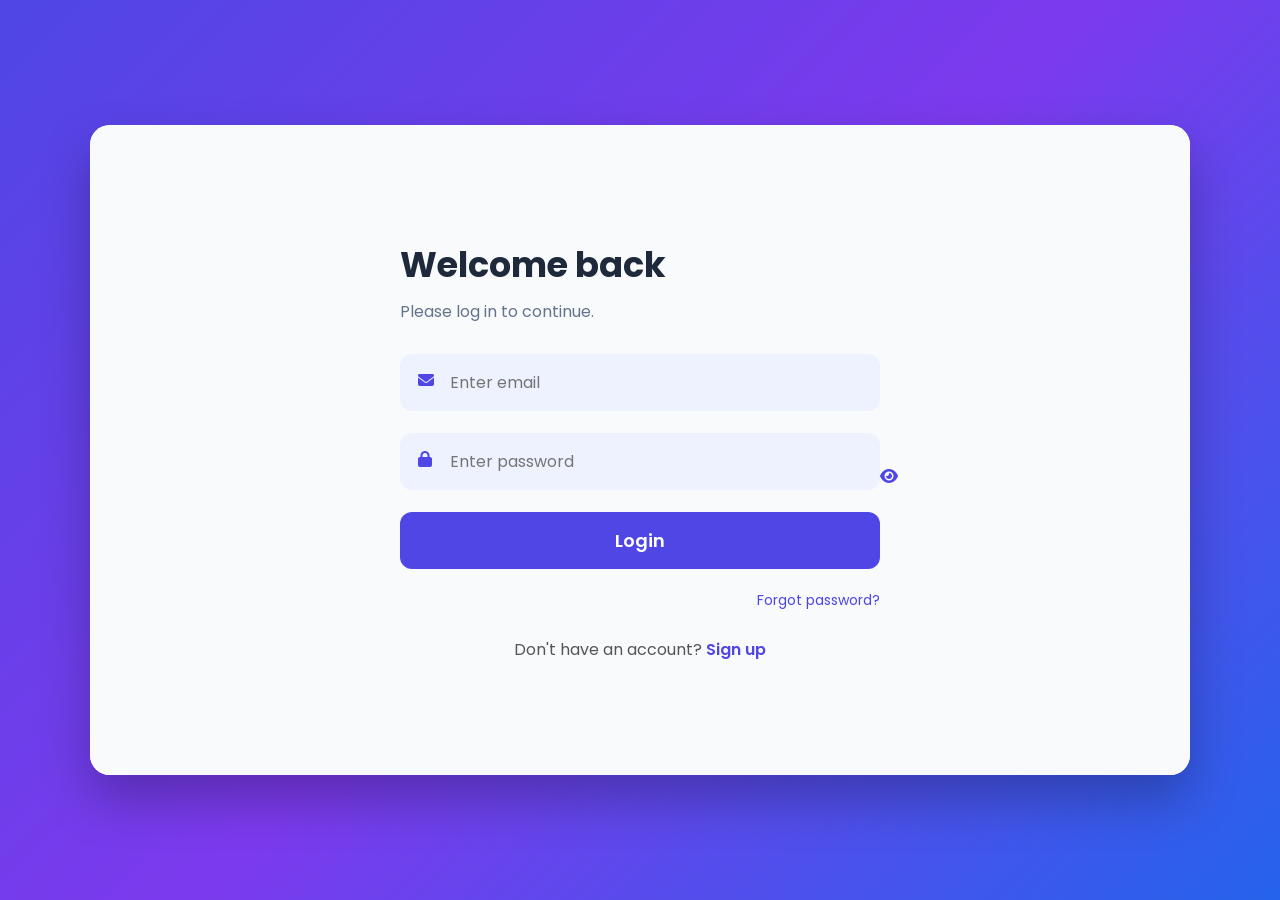
<file: index.html>
<!DOCTYPE html>
<html lang="en">
<head>
  <meta charset="UTF-8">
  <meta name="viewport" content="width=device-width, initial-scale=1.0">
  <title>Student Management System | Login</title>
  <link href="https://fonts.googleapis.com/css2?family=Poppins:wght@300;400;500;600;700&display=swap" rel="stylesheet">
  <link rel="stylesheet" href="https://cdnjs.cloudflare.com/ajax/libs/font-awesome/6.6.0/css/all.min.css">
  <link rel="stylesheet" href="css/style.css">
</head>
<body>
  <div class="container">
    <div class="right-panel">
      <form id="loginForm">
        <h2>Welcome back</h2>
        <p>Please log in to continue.</p>
        <div class="input-box"><i class="fas fa-envelope"></i><input type="email" id="email" placeholder="Enter email" required></div>
        <div class="input-box"><i class="fas fa-lock"></i><input type="password" id="password" placeholder="Enter password" required><span id="togglePassword"><i class="fas fa-eye"></i></span></div>
        <button type="submit" class="login-btn">Login</button>
        <div class="links"><a href="#">Forgot password?</a></div>
        <div class="signup-text">Don't have an account? <a href="signup.html">Sign up</a></div>
      </form>
    </div>
  </div>
  <script src="js/auth.js"></script>
</body>
</html>
</file>
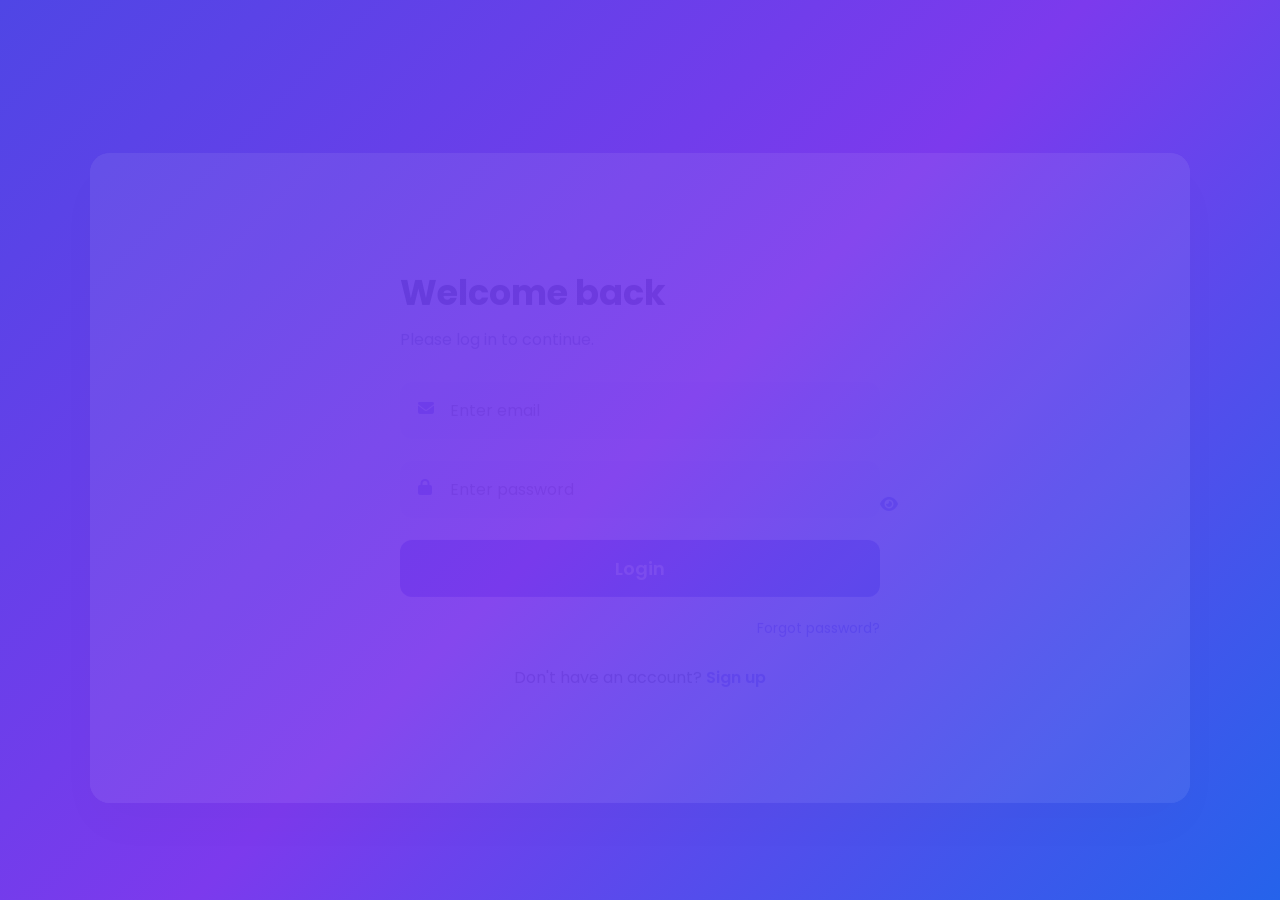
<file: admin.html>
<!DOCTYPE html>
<html lang="en">
<head>
  <meta charset="UTF-8">
  <meta name="viewport" content="width=device-width, initial-scale=1.0">
  <title>Admin Dashboard | Student Management</title>
  <link rel="preconnect" href="https://fonts.googleapis.com">
  <link rel="preconnect" href="https://fonts.gstatic.com" crossorigin>
  <link href="https://fonts.googleapis.com/css2?family=Poppins:wght@400;500;600;700&display=swap" rel="stylesheet">
  <link rel="stylesheet" href="https://cdnjs.cloudflare.com/ajax/libs/font-awesome/6.6.0/css/all.min.css">
  <link rel="stylesheet" href="css/style.css">
</head>
<body class="dashboard-page" onload="checkAdmin(); loadStudents();">
  <div class="dashboard">
    <aside class="sidebar" aria-label="Admin navigation">
      <a class="brand" href="admin.html" aria-label="Student management home">
        <span class="brand-icon"><i class="fa-solid fa-graduation-cap"></i></span>
        <span>Student<span>Hub</span></span>
      </a>
      <div class="sidebar-user"><span class="avatar" id="adminSidebarAvatar">A</span><div><strong>Administrator</strong><small>Management portal</small></div></div>
      <p class="nav-label">Workspace</p>
      <nav><a class="nav-item active" href="#overview"><i class="fa-solid fa-grid-2"></i> Overview</a><a class="nav-item" href="#student-records"><i class="fa-solid fa-user-graduate"></i> Students</a></nav>
      <button class="logout-btn" type="button" onclick="logout()"><i class="fa-solid fa-arrow-right-from-bracket"></i> Sign out</button>
    </aside>
    <main class="main">
      <header class="topbar" id="overview"><div><p class="eyebrow">Admin workspace</p><h1>Student management</h1><p class="topbar-copy">Add, update, and organize your student records in one place.</p></div><label class="profile admin-profile" for="adminPhoto" title="Change administrator photo" aria-label="Change administrator photo"><i class="fa-solid fa-camera"></i></label><input type="file" id="adminPhoto" accept="image/png,image/jpeg,image/webp" hidden></header>
      <section class="cards" aria-label="Dashboard summary">
        <article class="card stat-card"><span class="card-icon blue"><i class="fa-solid fa-users"></i></span><div><p>Total students</p><h3 id="totalStudents">0</h3><small>Registered in your directory</small></div></article>
        <article class="card stat-card"><span class="card-icon violet"><i class="fa-solid fa-pen-to-square"></i></span><div><p>Record access</p><h3>Full</h3><small>Create, update, and delete</small></div></article>
      </section>
      <section class="student-form panel" aria-labelledby="student-form-title"><div class="section-heading"><div><p class="eyebrow">New record</p><h2 id="student-form-title">Add a student</h2></div><span class="section-badge"><i class="fa-solid fa-circle-info"></i> All fields required</span></div>
        <form id="studentForm">
          <input type="hidden" id="studentId">
          <div class="form-grid">
            <div class="field"><label for="name">Full name</label><input type="text" id="name" placeholder="e.g. Anisha Sharma" required></div>
            <div class="field"><label for="address">Address</label><input type="text" id="address" placeholder="e.g. Kathmandu" required></div>
            <div class="field"><label for="contact">Contact number</label><input type="tel" id="contact" inputmode="numeric" maxlength="10" pattern="[0-9]{10}" placeholder="10-digit mobile number" required></div>
            <div class="field"><label for="studentEmail">Email address</label><input type="email" id="studentEmail" placeholder="student@example.com" required></div>
            <div class="field"><label for="roll">Roll number</label><input type="text" id="roll" placeholder="e.g. BCA-024" required></div>
            <div class="field"><label for="faculty">Faculty</label><input type="text" id="faculty" placeholder="e.g. Computer Science" required></div>
            <div class="field photo-field"><label for="photo">Student photo <span>(optional)</span></label><div class="photo-upload drop-zone" id="photoDropZone" tabindex="0" role="button" aria-label="Upload student photo by clicking or dragging a file"><img id="photoPreview" class="photo-preview" alt="Student photo preview"><div class="drop-zone-copy"><i class="fa-solid fa-cloud-arrow-up"></i><strong>Drop photo here</strong><span>or click to browse</span></div><input type="file" id="photo" accept="image/png,image/jpeg,image/webp" hidden><small>JPG, PNG, or WebP — max 1 MB</small></div></div>
          </div>
          <div class="form-actions"><p id="formStatus" class="form-message" aria-live="polite"></p><button class="login-btn" type="submit"><i class="fa-solid fa-floppy-disk"></i> Save student</button></div>
        </form>
      </section>
      <section class="table-box panel" id="student-records" aria-labelledby="student-records-title"><div class="table-header"><div><p class="eyebrow">Directory</p><h2 id="student-records-title">Student records</h2></div><label class="search-box" for="search"><i class="fa-solid fa-magnifying-glass"></i><input type="search" id="search" placeholder="Search by any detail..." onkeyup="searchStudent()"></label></div><div class="table-scroll"><table><thead><tr><th>SN</th><th>Photo</th><th>Name</th><th>Address</th><th>Contact</th><th>Email</th><th>Roll</th><th>Faculty</th><th><span class="sr-only">Actions</span>Action</th></tr></thead><tbody id="studentTable"></tbody></table></div></section>
    </main>
  </div>
  <script src="js/auth.js"></script><script src="js/admin.js"></script>
</body>
</html>
</file>
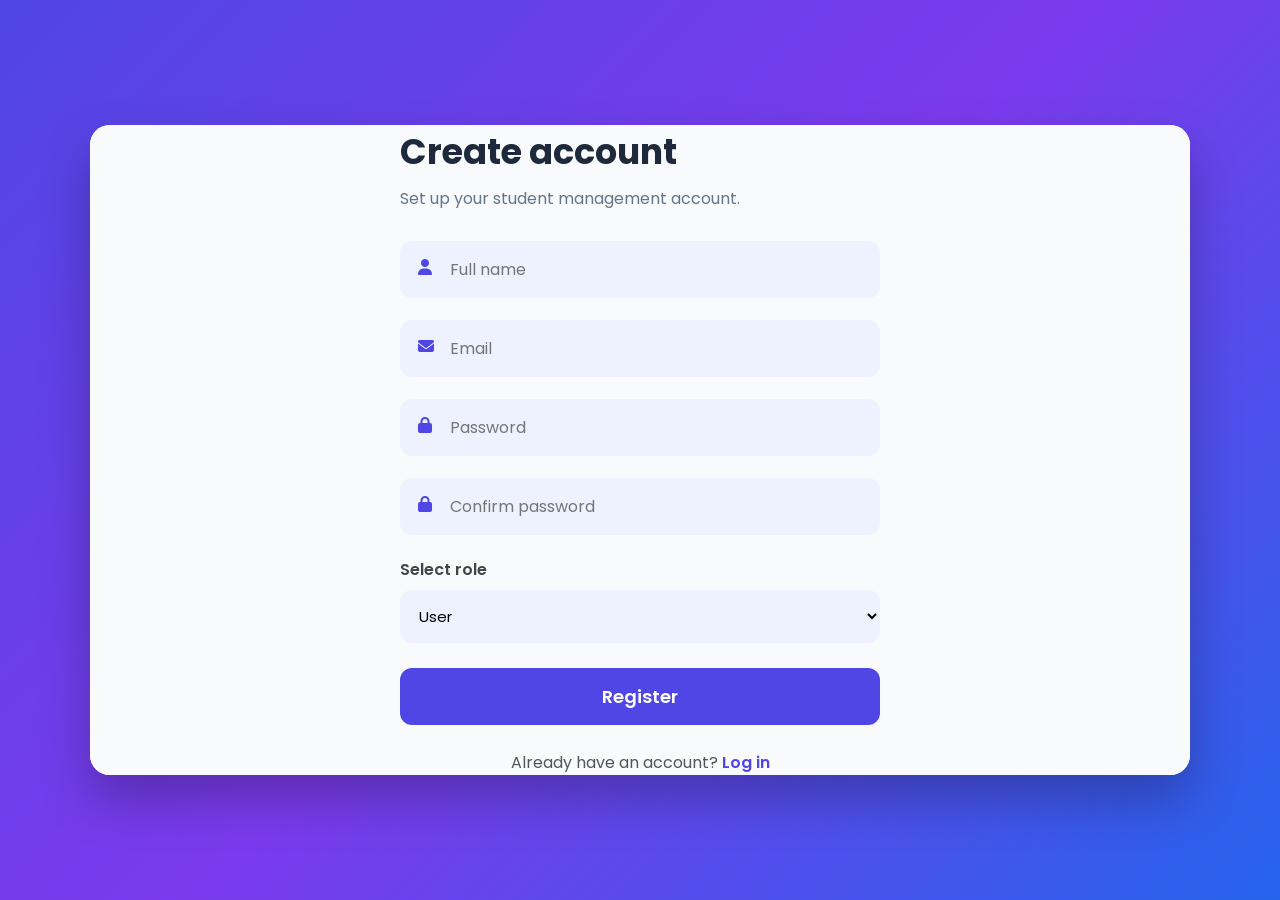
<file: signup.html>
<!DOCTYPE html>
<html lang="en">
<head>
  <meta charset="UTF-8">
  <meta name="viewport" content="width=device-width, initial-scale=1.0">
  <title>Student Management System | Sign Up</title>
  <link href="https://fonts.googleapis.com/css2?family=Poppins:wght@300;400;500;600;700&display=swap" rel="stylesheet">
  <link rel="stylesheet" href="https://cdnjs.cloudflare.com/ajax/libs/font-awesome/6.6.0/css/all.min.css">
  <link rel="stylesheet" href="css/style.css">
</head>
<body>
  <div class="container">
    <div class="right-panel">
      <form id="signupForm">
        <h2>Create account</h2>
        <p>Set up your student management account.</p>
        <div class="input-box"><i class="fas fa-user"></i><input type="text" id="username" placeholder="Full name" required></div>
        <div class="input-box"><i class="fas fa-envelope"></i><input type="email" id="email" placeholder="Email" required></div>
        <div class="input-box"><i class="fas fa-lock"></i><input type="password" id="password" placeholder="Password" required></div>
        <div class="input-box"><i class="fas fa-lock"></i><input type="password" id="confirmPassword" placeholder="Confirm password" required></div>
        <div class="role-box"><label for="role">Select role</label><select id="role"><option value="user">User</option><option value="admin">Admin</option></select></div>
        <button class="login-btn" type="submit">Register</button>
        <div class="signup-text">Already have an account? <a href="index.html">Log in</a></div>
      </form>
    </div>
  </div>
  <script src="js/auth.js"></script>
</body>
</html>
</file>
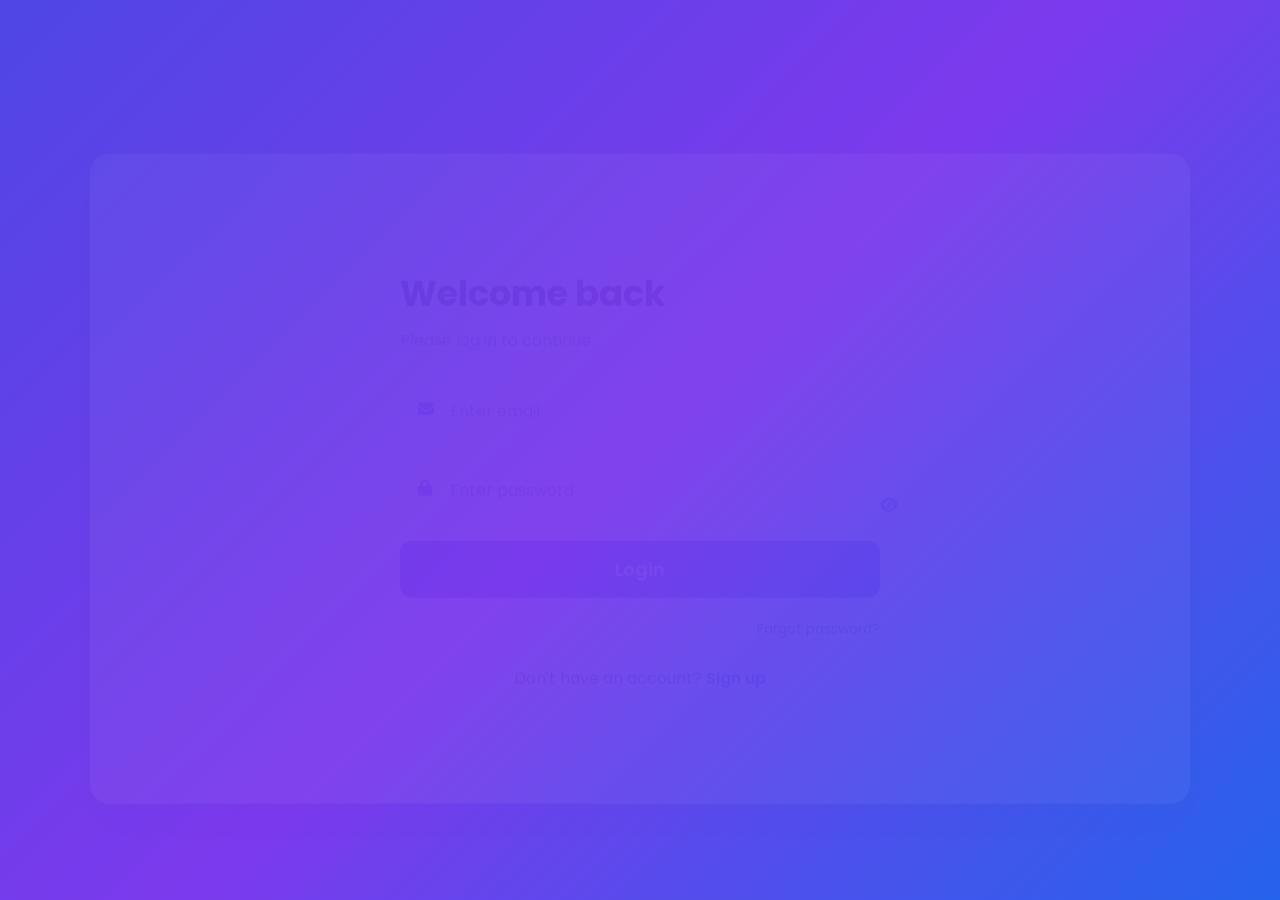
<file: user.html>
<!DOCTYPE html>
<html lang="en">
<head><meta charset="UTF-8"><meta name="viewport" content="width=device-width, initial-scale=1.0"><title>Student Dashboard | Student Management</title><link rel="preconnect" href="https://fonts.googleapis.com"><link rel="preconnect" href="https://fonts.gstatic.com" crossorigin><link href="https://fonts.googleapis.com/css2?family=Poppins:wght@400;500;600;700&display=swap" rel="stylesheet"><link rel="stylesheet" href="https://cdnjs.cloudflare.com/ajax/libs/font-awesome/6.6.0/css/all.min.css"><link rel="stylesheet" href="css/style.css"></head>
<body class="dashboard-page" onload="checkLogin(); loadUserStudents();"><div class="dashboard"><aside class="sidebar" aria-label="Student navigation"><a class="brand" href="user.html" aria-label="Student management home"><span class="brand-icon"><i class="fa-solid fa-graduation-cap"></i></span><span>Student<span>Hub</span></span></a><div class="sidebar-user"><span class="avatar student-avatar">S</span><div><strong>Student</strong><small>Read-only access</small></div></div><p class="nav-label">Workspace</p><nav><a class="nav-item active" href="#overview"><i class="fa-solid fa-grid-2"></i> Overview</a><a class="nav-item" href="#student-records"><i class="fa-solid fa-user-graduate"></i> Students</a></nav><button class="logout-btn" type="button" onclick="logout()"><i class="fa-solid fa-arrow-right-from-bracket"></i> Sign out</button></aside><main class="main"><header class="topbar" id="overview"><div><p class="eyebrow">Student workspace</p><h1>Student directory</h1><p class="topbar-copy">Browse the current student records and find details quickly.</p></div><div class="profile" aria-label="Student profile"><i class="fa-solid fa-user"></i></div></header><section class="cards" aria-label="Dashboard summary"><article class="card stat-card"><span class="card-icon blue"><i class="fa-solid fa-users"></i></span><div><p>Total students</p><h3 id="totalStudents">0</h3><small>Available in the directory</small></div></article><article class="card stat-card"><span class="card-icon green"><i class="fa-solid fa-eye"></i></span><div><p>Your access</p><h3>View only</h3><small>Records are managed by admin</small></div></article></section><section class="table-box panel" id="student-records" aria-labelledby="student-records-title"><div class="table-header"><div><p class="eyebrow">Directory</p><h2 id="student-records-title">Student records</h2></div><div class="directory-controls"><label class="filter-box" for="facultyFilter"><i class="fa-solid fa-filter"></i><select id="facultyFilter" onchange="filterUserStudents()"><option value="">All faculties</option></select></label><label class="search-box" for="search"><i class="fa-solid fa-magnifying-glass"></i><input type="search" id="search" placeholder="Search by any detail..." onkeyup="filterUserStudents()"></label></div></div><div class="table-scroll"><table><thead><tr><th>SN</th><th>Photo</th><th>Name</th><th>Address</th><th>Contact</th><th>Email</th><th>Roll</th><th>Faculty</th></tr></thead><tbody id="userStudentTable"></tbody></table></div></section></main></div><script src="js/auth.js"></script><script src="js/user.js"></script></body>
</html>
</file>
<file: css/style.css>
/* ============================
   GOOGLE FONT
============================ */

*{
    margin:0;
    padding:0;
    box-sizing:border-box;
    font-family:'Poppins',sans-serif;
}

body{
    min-height:100vh;
    display:flex;
    justify-content:center;
    align-items:center;
    background:linear-gradient(135deg,#4f46e5,#7c3aed,#2563eb);
    overflow:hidden;
}

/* ============================
   CONTAINER
============================ */

.container{
    width:1100px;
    max-width:95%;
    height:650px;
    background:#fff;
    border-radius:20px;
    overflow:hidden;
    display:flex;
    box-shadow:0 25px 50px rgba(0,0,0,.25);
}

/* ============================
   LEFT PANEL
============================ */

.left-panel{
    width:45%;
    background:linear-gradient(rgba(0,0,0,.55),rgba(0,0,0,.55)),
    url("https://images.unsplash.com/photo-1523050854058-8df90110c9f1?auto=format&fit=crop&w=1200&q=80");
    background-size:cover;
    background-position:center;
    color:#fff;
    display:flex;
    align-items:center;
    justify-content:center;
    padding:40px;
}

.overlay{
    width:100%;
}

.overlay h1{
    font-size:40px;
    margin-bottom:20px;
}

.overlay p{
    font-size:16px;
    line-height:28px;
    margin-bottom:30px;
}

.overlay ul{
    list-style:none;
}

.overlay ul li{
    margin:18px 0;
    font-size:18px;
}

.overlay ul li i{
    color:#00ff88;
    margin-right:10px;
}

/* ============================
   RIGHT PANEL
============================ */

.right-panel{
    width:55%;
    display:flex;
    justify-content:center;
    align-items:center;
    background:#f8fafc;
}

form{
    width:80%;
}

form h2{
    font-size:35px;
    color:#1e293b;
    margin-bottom:8px;
}

form p{
    color:#64748b;
    margin-bottom:30px;
}

/* ============================
   INPUT
============================ */

.input-box{
    position:relative;
    margin-bottom:22px;
}

.input-box input{
    width:100%;
    padding:16px 50px;
    border:none;
    outline:none;
    border-radius:12px;
    background:#eef2ff;
    font-size:16px;
    transition:.3s;
}

.input-box input:focus{
    border:2px solid #4f46e5;
    background:#fff;
}

.input-box i{
    position:absolute;
    left:18px;
    top:18px;
    color:#4f46e5;
}

#togglePassword{
    position:absolute;
    right:18px;
    top:17px;
    cursor:pointer;
    color:#666;
}

/* ============================
   ROLE SELECT
============================ */

.role-box{
    margin-bottom:25px;
}

.role-box label{
    display:block;
    margin-bottom:8px;
    color:#444;
    font-weight:600;
}

.role-box select{
    width:100%;
    padding:15px;
    border:none;
    outline:none;
    border-radius:12px;
    background:#eef2ff;
    font-size:15px;
}

/* ============================
   BUTTON
============================ */

.login-btn{
    width:100%;
    padding:15px;
    border:none;
    border-radius:12px;
    background:#4f46e5;
    color:#fff;
    font-size:18px;
    cursor:pointer;
    transition:.3s;
    font-weight:600;
}

.login-btn:hover{
    background:#4338ca;
    transform:translateY(-3px);
    box-shadow:0 12px 20px rgba(79,70,229,.35);
}

/* ============================
   LINKS
============================ */

.links{
    margin-top:18px;
    text-align:right;
}

.links a{
    text-decoration:none;
    color:#4f46e5;
    font-size:14px;
}

.signup-text{
    margin-top:25px;
    text-align:center;
    color:#555;
}

.signup-text a{
    color:#4f46e5;
    text-decoration:none;
    font-weight:600;
}

.signup-text a:hover{
    text-decoration:underline;
}

/* ============================
   ANIMATION
============================ */

.container{
    animation:fadeIn .8s ease;
}

@keyframes fadeIn{

    from{
        opacity:0;
        transform:translateY(30px);
    }

    to{
        opacity:1;
        transform:translateY(0);
    }

}

/* ============================
   RESPONSIVE
============================ */

@media(max-width:900px){

.container{
    flex-direction:column;
    height:auto;
}

.left-panel{
    width:100%;
    height:280px;
}

.right-panel{
    width:100%;
    padding:40px 20px;
}

form{
    width:100%;
}

.overlay h1{
    font-size:28px;
}

}

@media(max-width:600px){

body{
    padding:15px;
}

.container{
    border-radius:15px;
}

.overlay{
    text-align:center;
}

.overlay h1{
    font-size:24px;
}

.overlay p{
    font-size:14px;
}

.overlay ul li{
    font-size:15px;
}

form h2{
    font-size:28px;
}

}

.container > .right-panel:only-child{
    width:100%;
}

.container > .right-panel:only-child form{
    width:min(100% - 40px, 480px);
}

/* ============================
   DASHBOARD
============================ */
.dashboard-page{display:block;min-height:100vh;overflow:auto;background:#f5f7fb;color:#172033;}
.dashboard{min-height:100vh;display:grid;grid-template-columns:264px minmax(0,1fr);}
.sidebar{background:#111c36;color:#d6def0;padding:28px 18px;display:flex;flex-direction:column;gap:26px;position:sticky;top:0;height:100vh;}
.brand{display:flex;align-items:center;gap:10px;color:#fff;text-decoration:none;font-size:20px;font-weight:700;padding:0 8px;letter-spacing:-.6px}.brand>span:last-child span{color:#79a5ff}.brand-icon{width:38px;height:38px;display:grid;place-items:center;border-radius:11px;background:#3978f6;color:#fff;font-size:18px}
.sidebar-user{display:flex;align-items:center;gap:11px;background:rgba(255,255,255,.07);padding:12px;border-radius:13px}.sidebar-user strong,.sidebar-user small{display:block}.sidebar-user strong{color:#fff;font-size:13px}.sidebar-user small{font-size:11px;color:#aebad2;margin-top:2px}.avatar{display:grid;place-items:center;width:35px;height:35px;border-radius:50%;background:#3978f6;color:#fff;font-weight:600;font-size:14px}.student-avatar{background:#2aa879}.nav-label{font-size:10px;text-transform:uppercase;letter-spacing:1.3px;color:#7786a5;font-weight:600;margin:0 8px -15px}.sidebar nav{display:grid;gap:5px}.nav-item,.logout-btn{width:100%;border:0;background:transparent;color:#c5cee2;text-align:left;text-decoration:none;border-radius:10px;padding:12px 13px;font:500 14px 'Poppins',sans-serif;cursor:pointer}.nav-item i,.logout-btn i{width:22px;color:#8fa2c7}.nav-item:hover,.nav-item.active{background:#25355a;color:#fff}.nav-item.active i{color:#86adff}.logout-btn{margin-top:auto;color:#f0b7bd}.logout-btn:hover{background:rgba(239,68,68,.12);color:#fff}
.main{padding:42px clamp(22px,5vw,72px);max-width:1600px;width:100%;margin:auto}.topbar{display:flex;justify-content:space-between;align-items:flex-start;gap:24px;margin-bottom:32px}.eyebrow{color:#3978f6;font-size:11px;font-weight:700;text-transform:uppercase;letter-spacing:1.2px;margin:0 0 6px}.topbar h1,.section-heading h2,.table-header h2{margin:0;color:#172033;letter-spacing:-.8px}.topbar h1{font-size:clamp(27px,3vw,34px)}.topbar-copy{color:#71809a;font-size:14px;margin-top:8px}.profile{width:43px;height:43px;display:grid;place-items:center;border:1px solid #e0e6f0;border-radius:12px;background:#fff;color:#3978f6;box-shadow:0 5px 16px rgba(28,44,81,.06)}
.cards{display:grid;grid-template-columns:repeat(2,minmax(0,1fr));gap:18px;margin-bottom:26px}.card{background:#fff;border:1px solid #e8edf5;border-radius:16px;box-shadow:0 7px 22px rgba(31,48,88,.045)}.stat-card{padding:22px;display:flex;align-items:center;gap:16px}.card-icon{width:48px;height:48px;border-radius:13px;display:grid;place-items:center;font-size:20px}.blue{background:#eaf1ff;color:#3978f6}.violet{background:#f1ecff;color:#7c5ce2}.green{background:#e7f8f0;color:#249b69}.stat-card p,.stat-card small{margin:0;color:#748198;font-size:12px}.stat-card h3{font-size:24px;line-height:1.35;margin:2px 0;color:#18233a}.stat-card small{font-size:11px}
.panel{background:#fff;border:1px solid #e8edf5;border-radius:16px;box-shadow:0 7px 22px rgba(31,48,88,.045)}.student-form{padding:25px;margin-bottom:26px}.section-heading,.table-header{display:flex;justify-content:space-between;align-items:center;gap:18px;margin-bottom:23px}.section-heading h2,.table-header h2{font-size:20px}.section-badge{font-size:11px;color:#63718a;background:#f4f7fc;padding:8px 10px;border-radius:8px}.section-badge i{color:#3978f6;margin-right:4px}.student-form form{width:100%}.form-grid{display:grid;grid-template-columns:repeat(3,minmax(0,1fr));gap:18px}.field label{display:block;font-size:12px;font-weight:600;color:#46536b;margin-bottom:7px}.field input,.field select,.search-box input{width:100%;border:1px solid #dce4f0;background:#fbfcff;border-radius:9px;color:#172033;font:400 13px 'Poppins',sans-serif;outline:none;transition:border-color .2s,box-shadow .2s}.field input,.field select{height:44px;padding:0 12px}.field input::placeholder,.search-box input::placeholder{color:#a0abbd}.field input:focus,.field select:focus,.search-box:focus-within{border-color:#3978f6;box-shadow:0 0 0 3px rgba(57,120,246,.12)}.form-actions{display:flex;justify-content:flex-end;margin-top:21px}.student-form .login-btn{width:auto;padding:12px 19px;font-size:13px;border-radius:9px}.login-btn i{margin-right:7px}
.table-box{padding:25px}.table-header{margin-bottom:20px}.search-box{display:flex;align-items:center;gap:9px;width:min(100%,280px);border:1px solid #dce4f0;background:#fbfcff;border-radius:9px;padding:0 12px;transition:border-color .2s,box-shadow .2s}.search-box i{font-size:13px;color:#8794ab}.search-box input{height:42px;padding:0;border:0;background:transparent}.table-scroll{overflow-x:auto;border:1px solid #edf0f6;border-radius:10px}table{width:100%;border-collapse:collapse;min-width:780px;font-size:12px}th{text-align:left;background:#f7f9fc;color:#65728a;font-size:10px;text-transform:uppercase;letter-spacing:.6px;font-weight:700;padding:13px 15px}td{padding:14px 15px;border-top:1px solid #edf0f6;color:#435069;white-space:nowrap}tbody tr:hover{background:#fafcff}td:nth-child(2){font-weight:600;color:#25324a}.edit-btn,.delete-btn{width:31px;height:31px;border:0;border-radius:7px;cursor:pointer;margin-right:4px}.edit-btn{background:#eaf1ff;color:#3978f6}.delete-btn{background:#fff0f1;color:#e05161}.edit-btn:hover,.delete-btn:hover{filter:brightness(.95)}.sr-only{position:absolute;width:1px;height:1px;padding:0;margin:-1px;overflow:hidden;clip:rect(0,0,0,0);white-space:nowrap;border:0}
.directory-controls{display:flex;align-items:center;gap:10px}.filter-box{display:flex;align-items:center;gap:8px;height:42px;padding:0 10px;border:1px solid #dce4f0;background:#fbfcff;border-radius:9px;color:#8794ab}.filter-box i{font-size:12px}.filter-box select{border:0;outline:0;background:transparent;color:#435069;font:400 12px 'Poppins',sans-serif;cursor:pointer}
@media(max-width:900px){.dashboard{grid-template-columns:76px minmax(0,1fr)}.sidebar{padding:22px 12px;align-items:center}.brand{padding:0}.brand>span:last-child,.sidebar-user>div,.nav-label,.nav-item:not(.active)::after,.nav-item{font-size:0}.sidebar-user{padding:5px;background:transparent}.nav-item,.logout-btn{padding:12px;text-align:center}.nav-item i,.logout-btn i{width:auto;font-size:17px}.logout-btn{font-size:0}.main{padding:32px 28px}.form-grid{grid-template-columns:repeat(2,minmax(0,1fr))}}
@media(max-width:620px){.dashboard{display:block}.sidebar{position:static;height:auto;display:flex;flex-direction:row;padding:12px 16px;gap:12px}.brand{margin-right:auto}.sidebar-user,.sidebar nav{display:none}.logout-btn{margin:0;width:42px;padding:10px}.main{padding:26px 16px}.topbar{margin-bottom:24px}.topbar-copy{font-size:13px}.cards{grid-template-columns:1fr;gap:12px;margin-bottom:18px}.student-form,.table-box{padding:18px;border-radius:13px}.form-grid{grid-template-columns:1fr;gap:14px}.section-heading,.table-header{align-items:flex-start;flex-direction:column;margin-bottom:18px}.search-box{width:100%}.form-actions{margin-top:18px}.student-form .login-btn{width:100%}}

@media(max-width:620px){.directory-controls{width:100%;flex-direction:column;align-items:stretch}.filter-box{width:100%}}

/* Student photo upload and display */
.admin-profile{cursor:pointer;background-size:cover;background-position:center;overflow:hidden}.admin-profile:hover{border-color:#3978f6}.admin-profile.has-photo i{display:none}.avatar.has-photo{background-size:cover;background-position:center;color:transparent}
.photo-field{grid-column:span 1}.field label span{font-weight:400;color:#8995a9}.photo-upload{min-height:64px;display:flex;align-items:center;gap:10px}.photo-preview,.student-photo,.photo-placeholder{width:42px;height:42px;border-radius:50%;object-fit:cover;flex:0 0 auto}.photo-preview{display:none;border:2px solid #dbe7ff}.photo-preview.has-photo{display:block}.upload-trigger{display:inline-flex!important;align-items:center;gap:7px;padding:10px 12px!important;margin:0!important;border:1px dashed #afbed8;border-radius:8px;color:#3978f6!important;cursor:pointer;font-size:11px!important}.upload-trigger:hover{background:#f4f7ff}.photo-upload small{font-size:10px;color:#8591a6}.photo-placeholder{display:grid;place-items:center;background:#edf2f9;color:#8290a7;font-size:15px}@media(max-width:620px){.photo-upload{flex-wrap:wrap}}
.field{position:relative}.field.invalid input,.field.invalid select{border-color:#e05260;background:#fff8f8;box-shadow:0 0 0 3px rgba(224,82,96,.11)}.field.valid input,.field.valid select{border-color:#27a873;background:#f7fffb;box-shadow:0 0 0 3px rgba(39,168,115,.10)}.field-error{display:block;margin-top:5px;color:#d14452;font-size:10px}.drop-zone{min-height:96px;justify-content:center;position:relative;border:1.5px dashed #afbed8;border-radius:10px;cursor:pointer;transition:.2s;text-align:center;padding:12px}.drop-zone:hover,.drop-zone.drag-over{border-color:#3978f6;background:#f5f8ff}.drop-zone.drag-over{transform:scale(1.01)}.drop-zone-copy{display:flex;flex-direction:column;align-items:center;gap:2px;color:#70809b;font-size:10px}.drop-zone-copy i{font-size:18px;color:#3978f6;margin-bottom:2px}.drop-zone-copy strong{font-size:11px;color:#3d4d69}.drop-zone small{position:absolute;bottom:7px;left:0;right:0}.drop-zone.has-photo{justify-content:flex-start;padding:12px 18px}.drop-zone.has-photo .drop-zone-copy{align-items:flex-start}.drop-zone.has-photo small{display:none}
.form-message{min-height:20px;margin:0 auto 0 0;color:#c23d4b;font-size:12px;font-weight:500}.form-actions .form-message{align-self:center}


/* Accessible input hints and visible keyboard focus */
.field input::placeholder,.search-box input::placeholder{color:#5b6880;opacity:1}.drop-zone:focus-visible{border-color:#3978f6;background:#f5f8ff;outline:3px solid rgba(57,120,246,.2);outline-offset:2px}.drop-zone-copy{color:#52627d}
</file>
